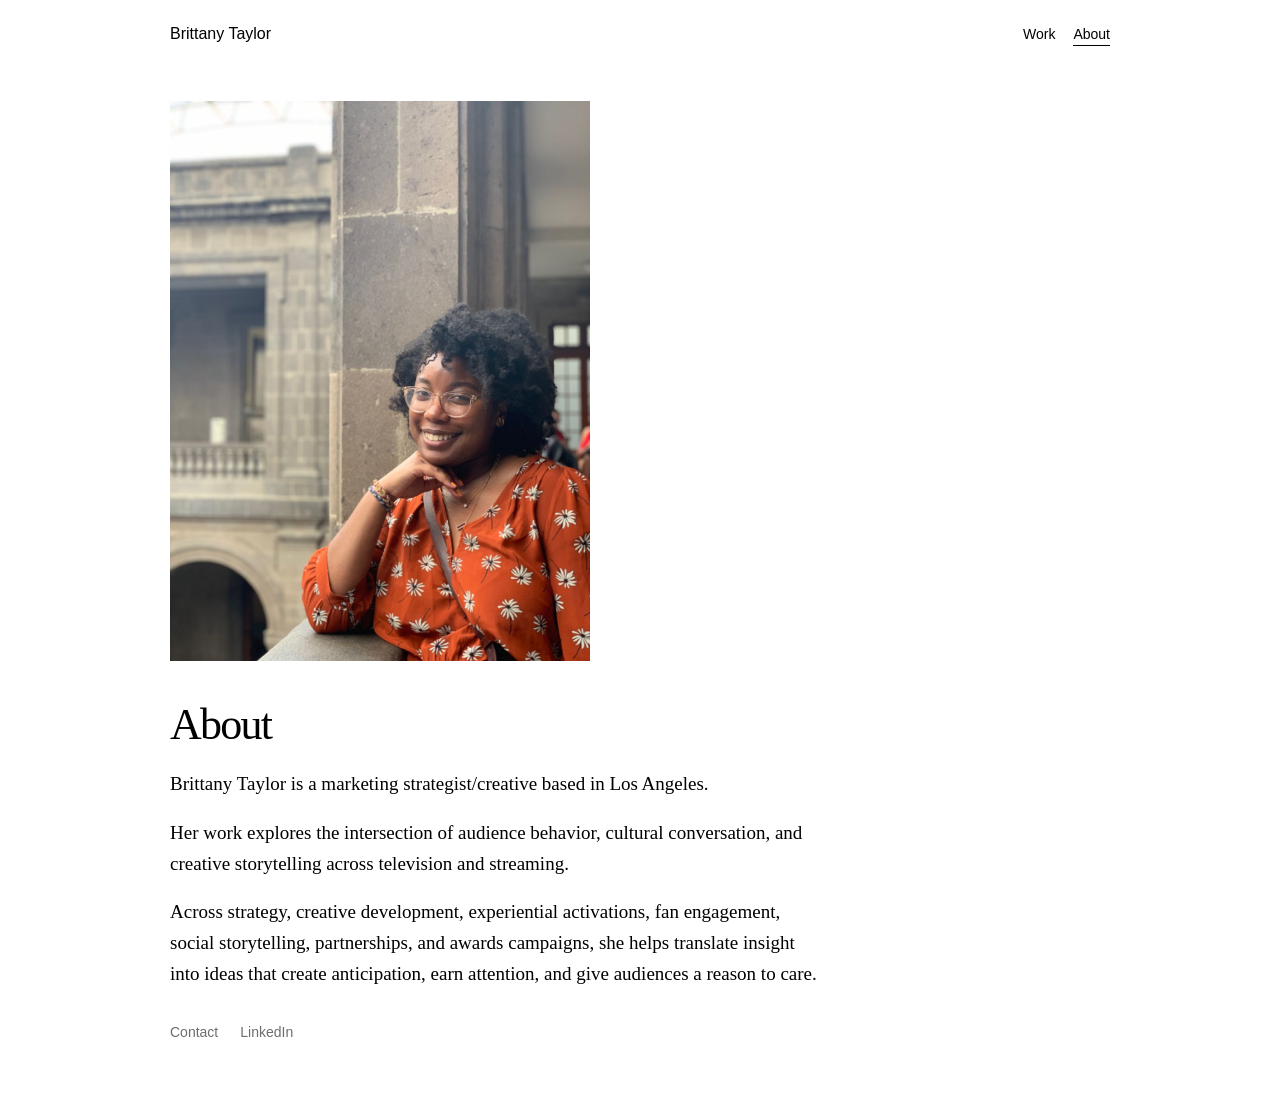
<file: about.html>
<!doctype html><html lang="en"><head><meta charset="utf-8"><meta name="viewport" content="width=device-width,initial-scale=1"><title>About | Brittany Taylor</title><link rel="stylesheet" href="styles.css"></head><body><header class="site-header"><a class="brand" href="index.html">Brittany Taylor</a><nav><a href="index.html">Work</a><a aria-current="page" href="about.html">About</a></nav></header><main class="about-page"><img class="about-image" src="images/about.jpg" alt="Portrait of Brittany Taylor"><section class="about-copy"><h1>About</h1><p>Brittany Taylor is a marketing strategist/creative based in Los Angeles.</p><p>Her work explores the intersection of audience behavior, cultural conversation, and creative storytelling across television and streaming.</p><p>Across strategy, creative development, experiential activations, fan engagement, social storytelling, partnerships, and awards campaigns, she helps translate insight into ideas that create anticipation, earn attention, and give audiences a reason to care.</p><div class="about-links"><a href="mailto:09btaylor@gmail.com">Contact</a><a href="https://www.linkedin.com/in/btaylor7/" target="_blank" rel="noopener noreferrer">LinkedIn</a></div></section></main></body></html>
</file>
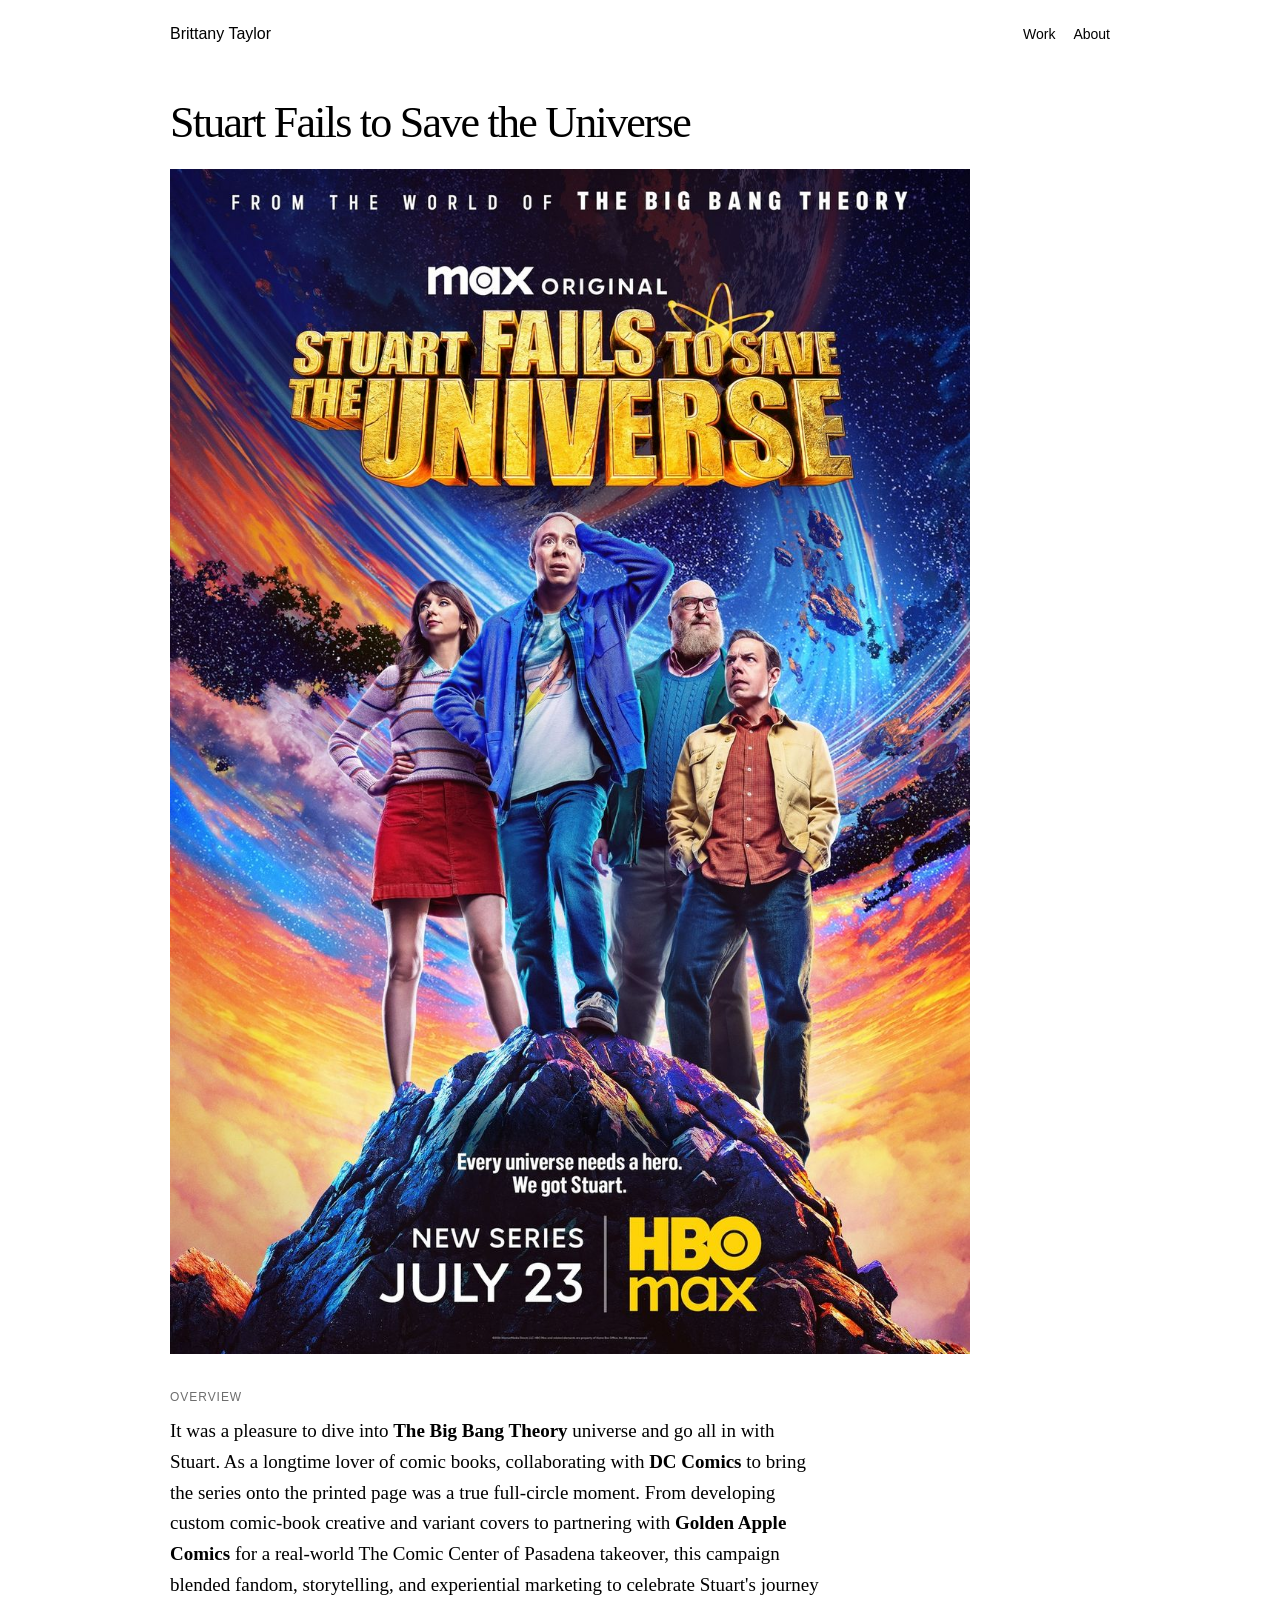
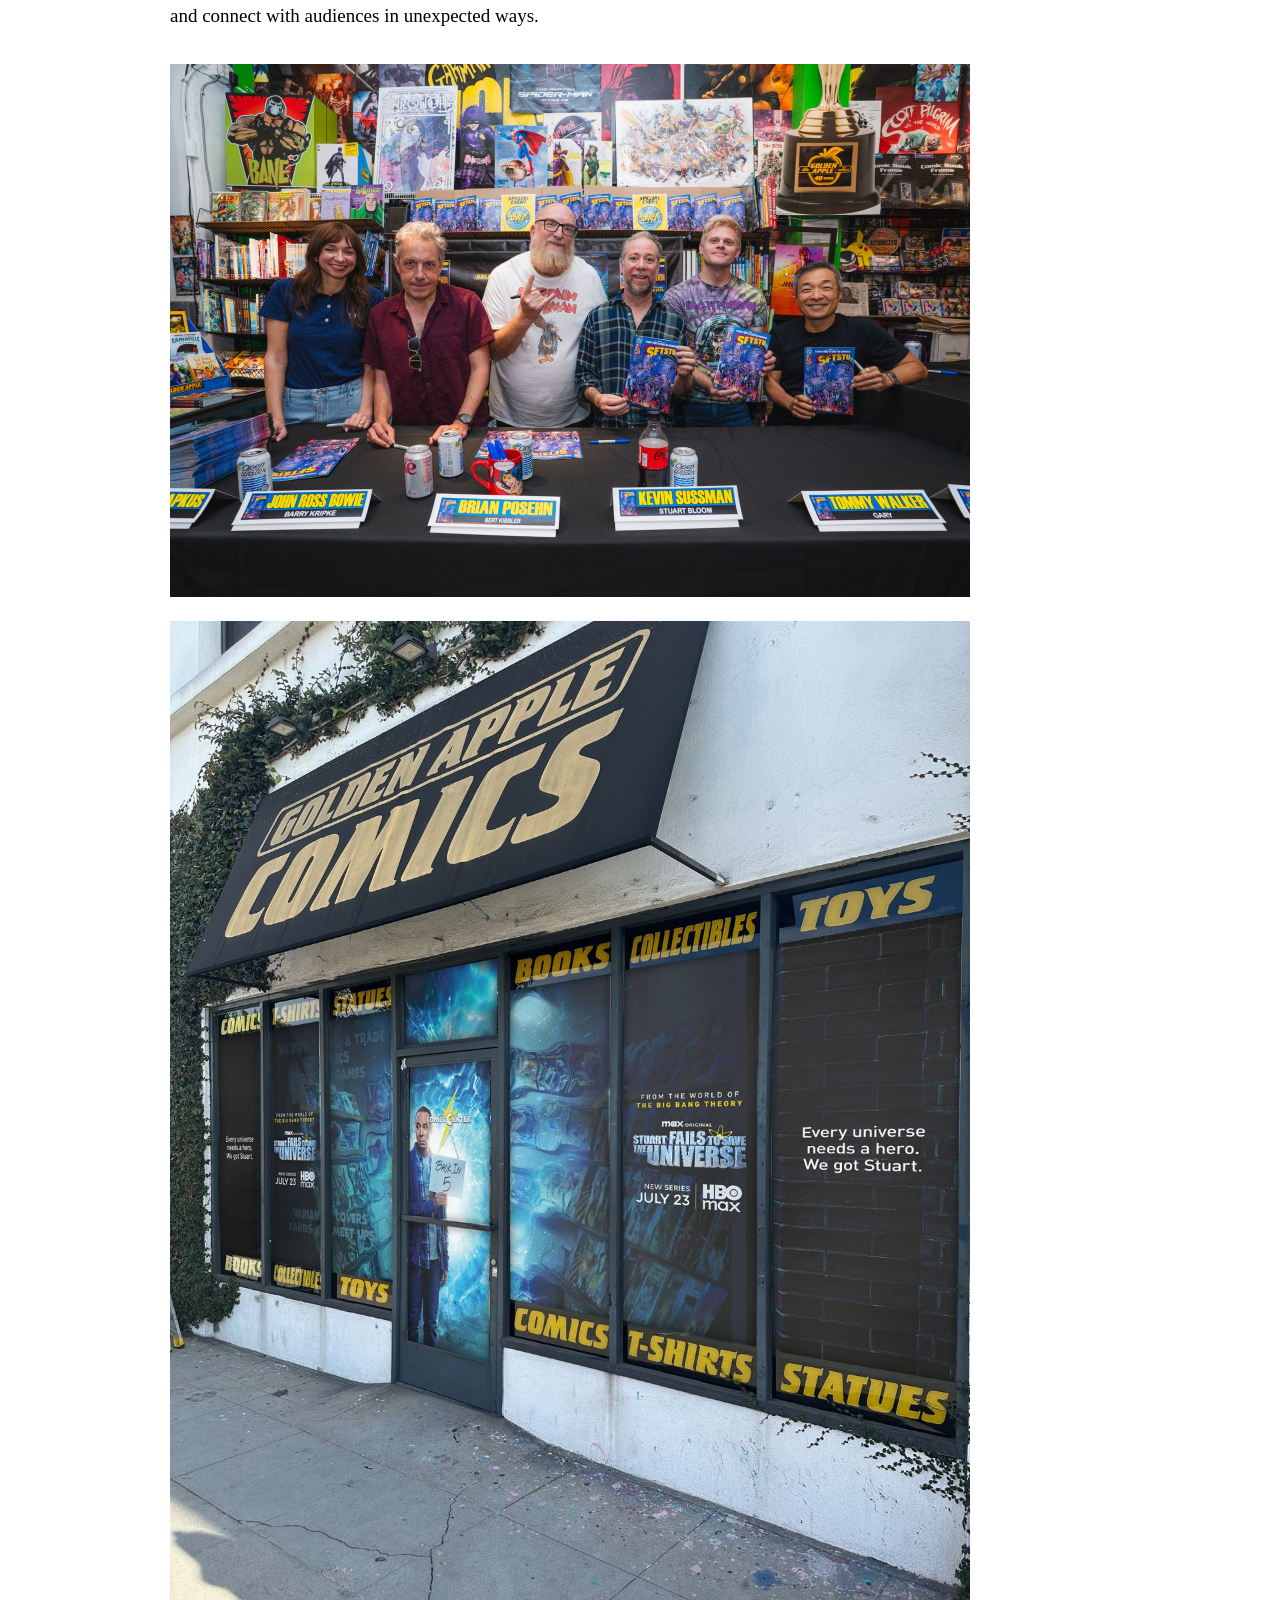
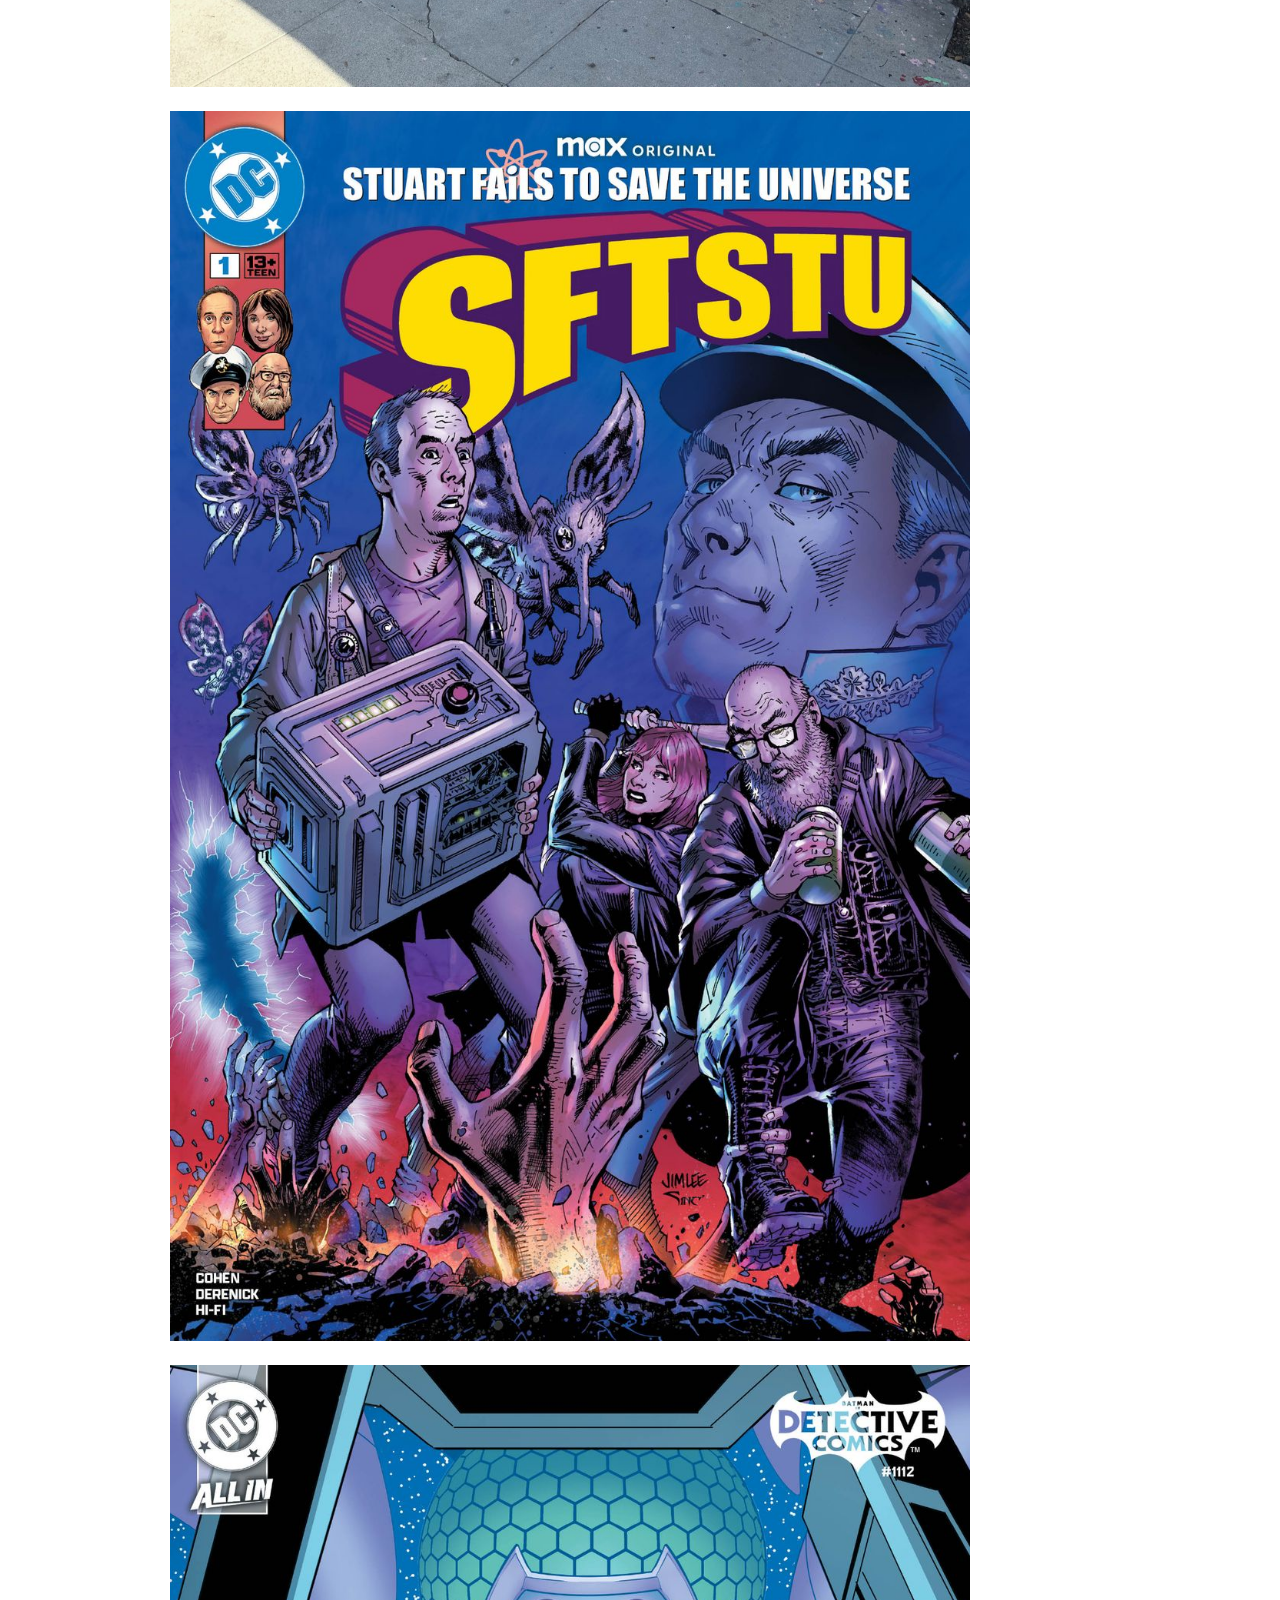
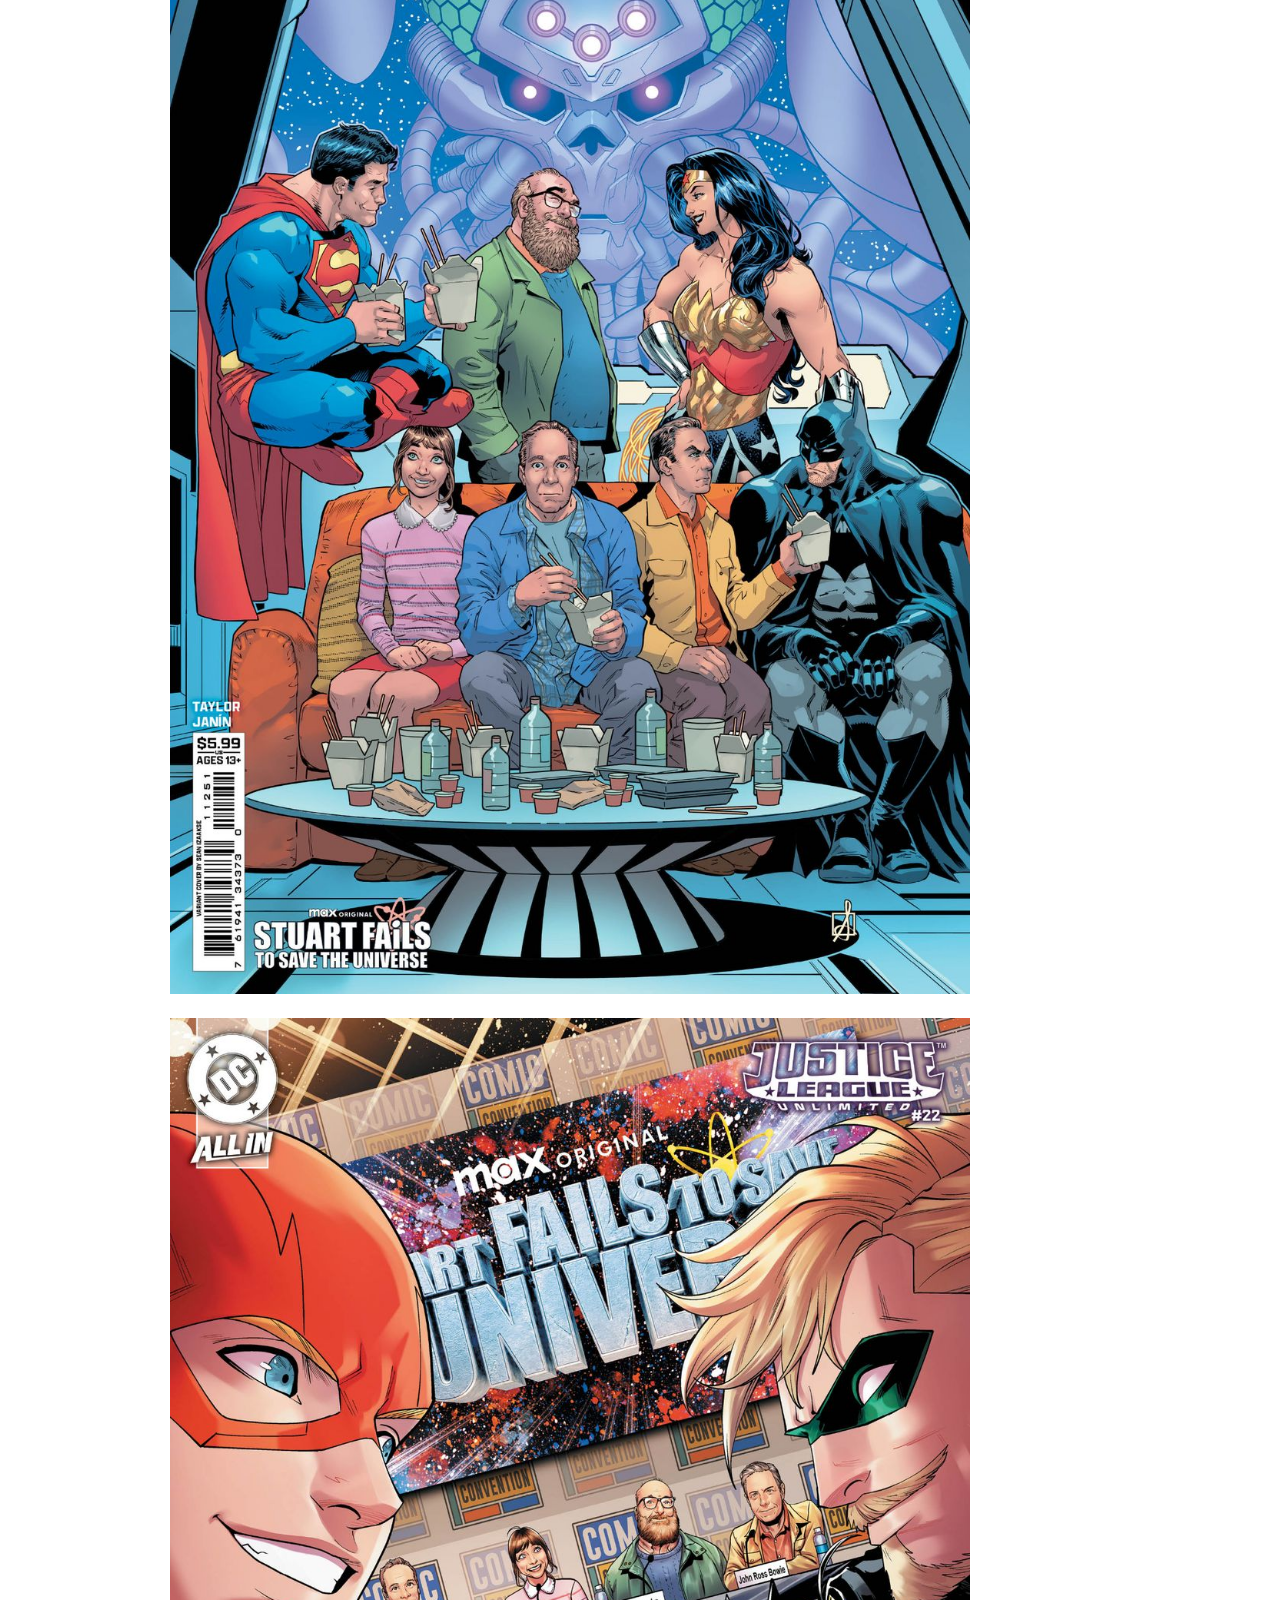
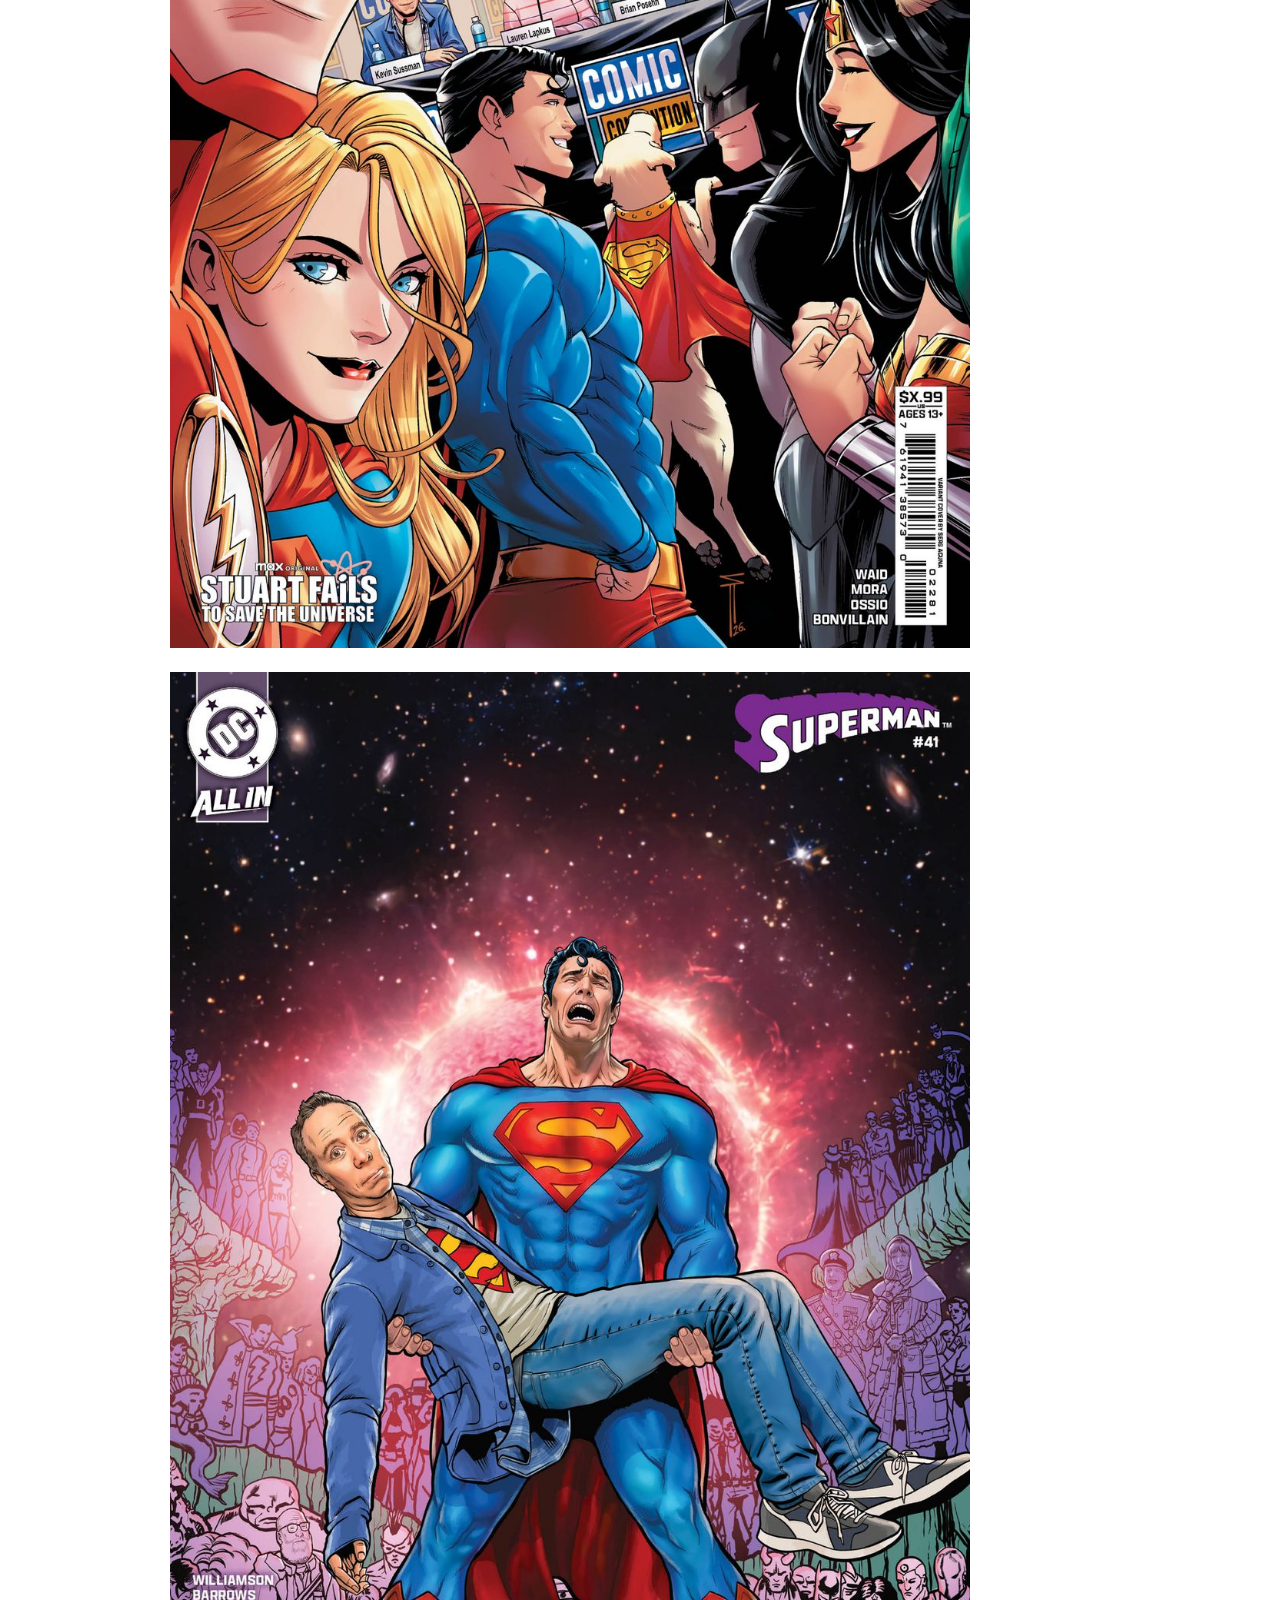
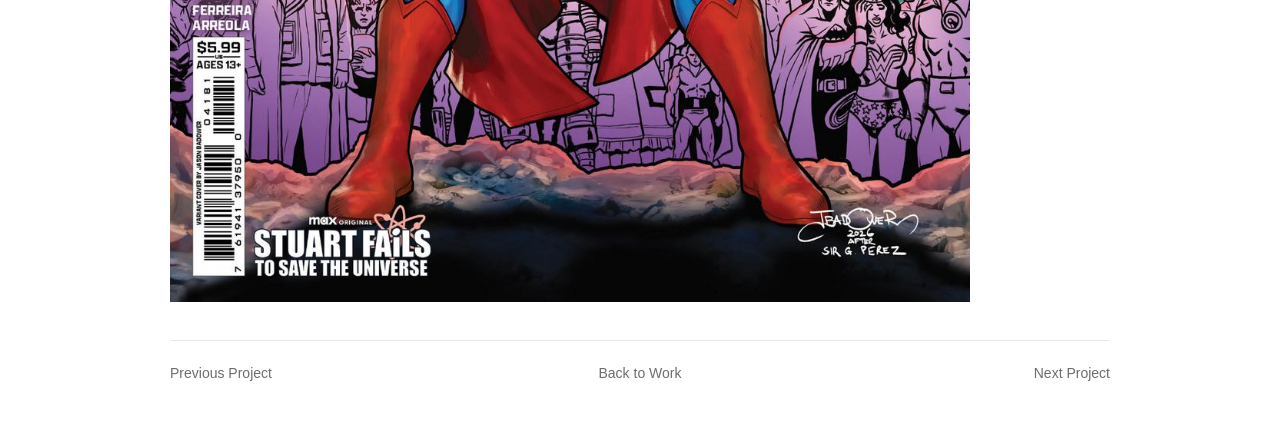
<file: project.html>
<!doctype html><html lang="en"><head><meta charset="utf-8"><meta name="viewport" content="width=device-width,initial-scale=1"><title>Project | Brittany Taylor</title><link rel="stylesheet" href="styles.css"></head><body><header class="site-header"><a class="brand" href="index.html">Brittany Taylor</a><nav><a href="index.html">Work</a><a href="about.html">About</a></nav></header><main id="project-content" class="project-page"></main><script src="projects.js"></script><script src="script.js"></script></body></html>
</file>
<file: styles.css>
:root{--text:#000;--muted:#6d6d6d;--line:#e8e8e8;--max:980px}*{box-sizing:border-box}html{scroll-behavior:smooth}body{margin:0;background:#fff;color:var(--text);font:14px/1.5 Arial,Helvetica,sans-serif}a{color:inherit;text-decoration:none}img{display:block;max-width:100%}.site-header{max-width:var(--max);margin:auto;padding:22px 20px 14px;display:flex;justify-content:space-between;align-items:baseline}.brand{font-size:16px}.site-header nav{display:flex;gap:18px}.site-header a,.home-footer a,.project-nav a,.about-links a,.text-link{border-bottom:1px solid transparent}.site-header a:hover,.site-header a[aria-current=page],.home-footer a:hover,.project-nav a:hover,.about-links a:hover,.text-link:hover{border-bottom-color:currentColor}.gallery-page{max-width:var(--max);margin:auto;padding:8px 20px 40px}.gallery-grid{display:grid;grid-template-columns:repeat(2,minmax(0,1fr));gap:12px}.project-tile{position:relative;aspect-ratio:1/1;overflow:hidden;background:#eee}.project-tile img{width:100%;height:100%;object-fit:cover;transition:.25s}.project-overlay{position:absolute;inset:0;display:grid;place-items:center;padding:20px;background:rgba(0,0,0,.32);color:#fff;text-align:center;opacity:0;transition:.2s}.project-overlay span{font:400 clamp(22px,2.5vw,34px)/1.05 Georgia,serif}.project-tile:hover img{transform:scale(1.012);filter:brightness(.78)}.project-tile:hover .project-overlay{opacity:1}.home-footer{max-width:var(--max);margin:auto;padding:0 20px 42px;text-align:right;color:var(--muted)}.about-page,.project-page{max-width:var(--max);margin:auto;padding:40px 20px 58px}.about-image{width:min(420px,100%);height:auto;margin-bottom:42px}.about-copy{max-width:650px}.about-copy h1,.project-heading h1{font:400 44px/1 Georgia,serif;letter-spacing:-.04em;margin:0 0 22px}.about-copy p,.project-copy p{font:400 19px/1.62 Georgia,serif;margin:0 0 18px}.about-links{display:flex;gap:22px;margin-top:32px;color:var(--muted)}.project-heading{max-width:800px;margin-bottom:24px}.awards{margin-top:-8px}.awards p{margin:4px 0;color:var(--muted);font-size:12px;text-transform:uppercase;letter-spacing:.08em}.project-hero{width:100%;max-width:800px;height:auto;max-height:none;object-fit:initial;margin:0 0 34px;background:transparent}.project-copy{max-width:650px;margin:0 0 32px}.project-copy h2{margin:0 0 10px;color:var(--muted);font-size:12px;font-weight:400;text-transform:uppercase;letter-spacing:.08em}.text-link{display:inline-block}.video-wrapper{width:min(800px,100%);margin:32px 0}.video-wrapper iframe{display:block;width:100%;aspect-ratio:16/9;border:0}.project-gallery{display:grid;gap:24px;width:min(800px,100%);margin-top:32px}.project-gallery img{width:100%;height:auto}.project-nav{display:grid;grid-template-columns:1fr auto 1fr;gap:18px;align-items:center;margin-top:38px;padding-top:22px;border-top:1px solid var(--line);color:var(--muted)}.project-nav a:nth-child(2){justify-self:center}.project-nav a:last-child{justify-self:end}@media(max-width:760px){.site-header{padding:18px 16px 12px}.gallery-page,.about-page,.project-page{padding-left:16px;padding-right:16px}.gallery-grid{grid-template-columns:1fr}.project-overlay{opacity:1;background:rgba(0,0,0,.23)}.about-copy h1,.project-heading h1{font-size:36px}.about-copy p,.project-copy p{font-size:18px}.project-nav{grid-template-columns:1fr;gap:12px}.project-nav a,.project-nav a:nth-child(2),.project-nav a:last-child{justify-self:start}}
</file>
